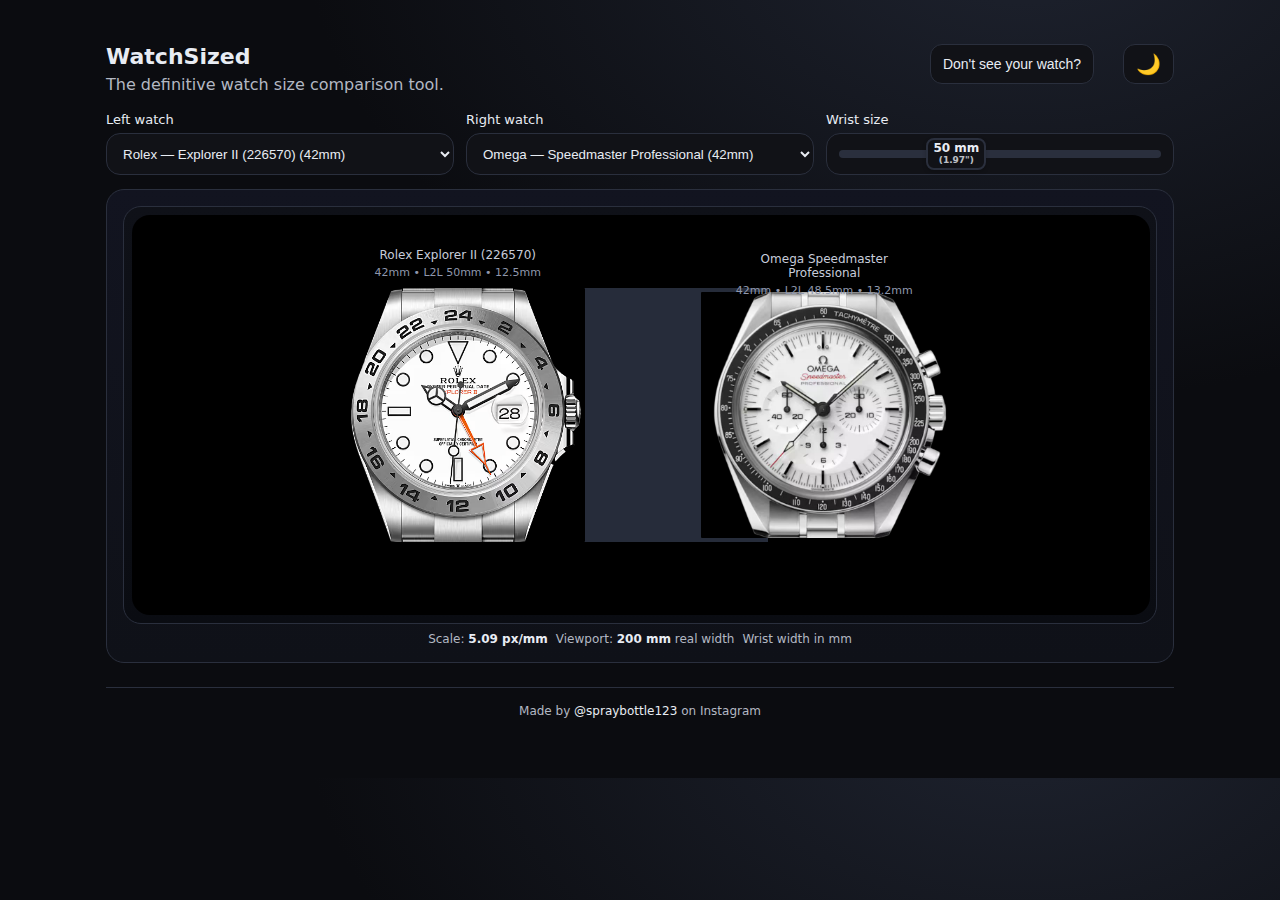
<file: index.html>
<!doctype html>
<html lang="en" data-theme="dark">
<head>
  <meta charset="utf-8" />
  <meta name="google-site-verification" content="8twWGDT_oCz2ZhTgjE2Nnn42nhzt4NSiapt8GWM2vzw" />
  <meta name="viewport" content="width=device-width,initial-scale=1" />
  <!-- Canonical -->
  <link rel="canonical" href="https://www.watchsized.online/" />

  <!-- Google verification (already present) -->
  <meta name="google-site-verification" content="8twWGDT_oCz2ZhTgjE2Nnn42nhzt4NSiapt8GWM2vzw" />

  <title>WatchSized - True to Scale Watch Comparison</title>

  <!-- SEO Meta Tags -->
  <meta name="description" content="Compare watches true-to-scale on your wrist. Visualize how Rolex, Omega, Tudor, Patek Philippe, AP, and more look side-by-side with accurate sizing for your wrist width.">
  <meta name="keywords" content="watch size comparison, watch sizing tool, wrist size calculator, rolex size, omega size, patek philippe, audemars piguet, tudor, omega speedmaster, watch visualizer, compare watches, true to scale">
  <meta name="author" content="@spraybottle123">

  <!-- Open Graph Tags -->
  <meta property="og:title" content="WatchSized - True-to-Scale Watch Comparison Tool">
  <meta property="og:description" content="Compare watches true-to-scale on your wrist. Visualize how Rolex, Omega, Tudor, and more look side-by-side with accurate sizing.">
  <meta property="og:image" content="https://www.watchsized.online/preview.png">
  <meta property="og:url" content="https://www.watchsized.online/">
  <meta property="og:type" content="website">

  <!-- Twitter Card -->
  <meta name="twitter:card" content="summary_large_image">
  <meta name="twitter:title" content="WatchSized - True-to-Scale Watch Comparison">
  <meta name="twitter:description" content="Compare watches true-to-scale on your wrist. Visualize Rolex, Omega, Tudor, Patek, and more.">
  <meta name="twitter:image" content="https://www.watchsized.online/preview.png">
  
  <!-- Structured Data (JSON-LD) -->
  <script type="application/ld+json">
  {
    "@context": "https://schema.org",
    "@type": "WebApplication",
    "name": "WatchSized",
    "url": "https://watchsized.online",
    "description": "True-to-scale watch comparison tool. Compare watches on your wrist.",
    "applicationCategory": "UtilityApplication",
    "operatingSystem": "Any",
    "offers": {
      "@type": "Offer",
      "price": "0",
      "priceCurrency": "USD"
    },
    "author": {
      "@type": "Person",
      "name": "spraybottle123"
    }
  }
  </script>
  <style>
    /* Dark Theme (Default) */
    :root[data-theme="dark"] {
      --bg: #0b0c10;
      --card: #111217;
      --muted: #b3b8c3;
      --ink: #e8ecf3;
      --wrist: #262c3a;
      --warn: #ffcc88;
      --border: #2a2f3d;
      --watch-border: rgba(42, 47, 61, 0.5);
      --watch-error: #b7becf;
      --container-bg: #000000;
      --stage-bg-start: #0f1118;
      --stage-bg-end: #0a0c12;
      --card-bg-start: #121420;
      --card-bg-end: #0f1118;
      --body-gradient-start: #1b1f2a;
      --body-gradient-end: #0b0c10;
      --info-name: #c7ccda;
      --info-spec: #8f97ac;
    }

    /* Light Theme */
    :root[data-theme="light"] {
      --bg: #f8f9fa;
      --card: #ffffff;
      --muted: #6c757d;
      --ink: #212529;
      --wrist: #e9ecef;
      --warn: #d97706;
      --border: #dee2e6;
      --watch-border: rgba(222, 226, 230, 0.8);
      --watch-error: #adb5bd;
      --container-bg: #f8f9fa;
      --stage-bg-start: #ffffff;
      --stage-bg-end: #f8f9fa;
      --card-bg-start: #ffffff;
      --card-bg-end: #f8f9fa;
      --body-gradient-start: #e9ecef;
      --body-gradient-end: #f8f9fa;
      --info-name: #495057;
      --info-spec: #6c757d;
    }

    * { box-sizing: border-box; }
    
    body { 
      margin: 0; 
      font-family: ui-sans-serif, system-ui, -apple-system, Segoe UI, Roboto, "Helvetica Neue", Arial; 
      background: radial-gradient(1200px 800px at 80% -10%, var(--body-gradient-start) 10%, var(--body-gradient-end) 60%); 
      color: var(--ink);
      transition: background 0.3s ease, color 0.3s ease;
    }
    
    .wrap { 
      max-width: 1100px; 
      margin: 28px auto; 
      padding: 16px; 
      position: relative;
    }
    
    h1 { 
      font-size: 22px; 
      margin: 0 0 6px; 
    }
    
    p.help { 
      color: var(--muted); 
      margin: 0 0 18px; 
    }
    
    .grid { 
      display: grid; 
      gap: 12px; 
      grid-template-columns: 1fr; 
    }
    
    @media (min-width: 900px) { 
      .grid { 
        grid-template-columns: 1fr 1fr 1fr; 
      } 
    }
    
    label { 
      font-size: 13px; 
      display: flex; 
      flex-direction: column; 
      gap: 6px; 
    }
    
    select { 
      background: var(--card); 
      color: var(--ink); 
      border: 1px solid var(--border); 
      border-radius: 14px; 
      padding: 10px 12px;
      min-height: 42px;
      transition: background 0.3s ease, border 0.3s ease;
    }
    
    .card { 
      background: linear-gradient(180deg, var(--card-bg-start), var(--card-bg-end)); 
      border: 1px solid var(--border); 
      border-radius: 18px; 
      padding: 16px;
      transition: background 0.3s ease, border 0.3s ease;
    }
    
    .stage { 
      background: linear-gradient(180deg, var(--stage-bg-start), var(--stage-bg-end)); 
      border: 1px solid var(--border); 
      border-radius: 18px; 
      padding: 8px; 
      display: grid; 
      place-items: center; 
      min-height: 320px;
      transition: background 0.3s ease, border 0.3s ease;
    }

    /* Wrist slider box (outer container like dropdowns) */
    .wrist-slider-box {
      position: relative;
      background: var(--card);
      border: 1px solid var(--border);
      border-radius: 14px;
      padding: 10px 12px;
      min-height: 42px;
      display: flex;
      align-items: center;
      transition: background 0.3s ease, border 0.3s ease;
    }

    /* The actual slider track (smaller, inside the box) */
    input[type="range"] {
      width: 100%;
      height: 8px;
      background: var(--border);
      border-radius: 4px;
      outline: none;
      -webkit-appearance: none;
      appearance: none;
      position: relative;
      border: none;
      padding: 0;
      margin: 0;
      cursor: pointer;
    }

    /* Slider thumb (the circle you drag) */
    input[type="range"]::-webkit-slider-thumb {
      -webkit-appearance: none;
      appearance: none;
      width: 60px;
      height: 32px;
      background: var(--card);
      border: 2px solid var(--border);
      border-radius: 8px;
      cursor: grab;
      transition: all 0.2s ease;
      position: relative;
      z-index: 3;
      box-shadow: 0 2px 4px rgba(0, 0, 0, 0.2);
    }

    input[type="range"]::-webkit-slider-thumb:hover {
      transform: scale(1.05);
      border-color: var(--ink);
    }

    input[type="range"]::-webkit-slider-thumb:active {
      cursor: grabbing;
      transform: scale(1.02);
    }

    input[type="range"]::-moz-range-thumb {
      width: 60px;
      height: 32px;
      background: var(--card);
      border: 2px solid var(--border);
      border-radius: 8px;
      cursor: grab;
      transition: all 0.2s ease;
      box-shadow: 0 2px 4px rgba(0, 0, 0, 0.2);
    }

    input[type="range"]::-moz-range-thumb:hover {
      transform: scale(1.05);
      border-color: var(--ink);
    }

    input[type="range"]::-moz-range-thumb:active {
      cursor: grabbing;
      transform: scale(1.02);
    }

    /* Text value displayed on the slider thumb */
    .wrist-value-display {
      position: absolute;
      left: 12px;
      top: 50%;
      transform: translateY(-50%);
      font-size: 11px;
      color: var(--ink);
      font-weight: 600;
      pointer-events: none;
      white-space: nowrap;
      z-index: 4;
      display: flex;
      flex-direction: column;
      align-items: center;
      justify-content: center;
      line-height: 1.2;
      transition: none;
      width: 60px;
      text-align: center;
    }
    
    .wrist-value-display .mm {
      font-size: 12px;
      font-weight: 700;
    }
    
    .wrist-value-display .inches {
      font-size: 9px;
      opacity: 0.8;
    }
    
    .legend { 
      display: flex; 
      gap: 8px; 
      flex-wrap: wrap; 
      justify-content: center; 
      margin-top: 8px; 
      color: var(--muted); 
      font-size: 12px;
      transition: color 0.3s ease;
    }
    
    .legend b { 
      color: var(--ink);
      transition: color 0.3s ease;
    }
    
    .meta { 
      font-size: 12px; 
      color: var(--muted);
      transition: color 0.3s ease;
    }
    
    .warn { 
      color: var(--warn); 
      font-size: 12px;
      transition: color 0.3s ease;
    }

    /* Request box next to theme toggle */
    .request-box {
      position: absolute;
      top: 16px;
      right: 96px;
      background: var(--card);
      border: 1px solid var(--border);
      color: var(--ink);
      padding: 8px 12px;
      border-radius: 12px;
      font-size: 14px;
      cursor: pointer;
      display: inline-flex;
      align-items: center;
      height: 40px;
      transition: all 0.3s ease;
      text-decoration: none;
      white-space: nowrap;
      z-index: 40;
    }
    
    .request-box:hover {
      transform: scale(1.05);
      color: var(--warn);
      border-color: var(--ink);
    }

    /* Theme Toggle Button */
    .theme-toggle {
      position: absolute;
      top: 16px;
      right: 16px;
      background: var(--card);
      border: 1px solid var(--border);
      border-radius: 12px;
      padding: 8px 12px;
      cursor: pointer;
      font-size: 20px;
      transition: all 0.3s ease;
      display: flex;
      align-items: center;
      gap: 6px;
      height: 40px;
    }

    .theme-toggle:hover {
      transform: scale(1.05);
      border-color: var(--ink);
    }

    .theme-icon {
      display: inline-block;
      transition: transform 0.3s ease;
    }

    .theme-toggle:hover .theme-icon {
      transform: rotate(20deg);
    }

    /* Footer styling */
    footer {
      margin-top: 24px;
      text-align: center;
      padding: 16px;
      border-top: 1px solid var(--border);
      transition: border-color 0.3s ease;
    }

    footer a {
      color: var(--ink);
      text-decoration: none;
      font-weight: 500;
      transition: color 0.3s ease, transform 0.2s ease;
      display: inline-block;
    }

    footer a:hover {
      color: var(--warn);
      transform: translateY(-1px);
    }

    /* Mobile Responsiveness */
    @media (max-width: 600px) {
      .wrap {
        padding: 12px;
        margin: 16px auto;
      }

      h1 {
        font-size: 20px;
      }

      .request-box {
        top: 8px;
        right: 72px;
        font-size: 12px;
        padding: 6px 10px;
        height: 36px;
      }

      .theme-toggle {
        padding: 6px 10px;
        font-size: 18px;
        top: 8px;
        right: 8px;
        height: 36px;
      }

      .stage {
        min-height: 280px;
        padding: 4px;
      }

      .legend {
        font-size: 10px;
        gap: 6px;
      }

      select {
        padding: 8px 10px;
        font-size: 14px;
      }

      .grid {
        gap: 10px;
      }

      footer {
        padding: 12px;
        font-size: 11px;
      }

      .wrist-slider-box {
        padding: 8px 10px;
        min-height: 40px;
      }
      
      .wrist-value-display {
        font-size: 10px;
      }
      
      .wrist-value-display .mm {
        font-size: 11px;
      }
      
      .wrist-value-display .inches {
        font-size: 8px;
      }
      
      input[type="range"]::-webkit-slider-thumb {
        width: 60px;
        height: 32px;
      }
      
      input[type="range"]::-moz-range-thumb {
        width: 60px;
        height: 32px;
      }
    }

    /* Extra small phones */
    @media (max-width: 400px) {
      .wrap {
        padding: 8px;
      }

      h1 {
        font-size: 18px;
      }

      .stage {
        min-height: 240px;
      }
    }
  </style>
</head>
<body>
  <div class="wrap">
    <button class="theme-toggle" id="themeToggle" aria-label="Toggle theme">
      <span class="theme-icon" id="themeIcon">🌙</span>
    </button>

    <button class="request-box" id="requestBox" aria-label="Request a watch">
      Don't see your watch?
    </button>

    <h1>WatchSized</h1>
    <p class="help">The definitive watch size comparison tool.</p>

    <div class="grid">
      <label>
        Left watch
        <select id="leftSelect"></select>
      </label>
      <label>
        Right watch
        <select id="rightSelect"></select>
      </label>
      <label>
        Wrist size
        <div class="wrist-slider-box">
          <input type="range" id="wristInput" min="40" max="70" step="1" value="50" />
          <div class="wrist-value-display" id="wristDisplay">
            <span class="mm">50 mm</span>
            <span class="inches">(1.97")</span>
          </div>
        </div>
      </label>
    </div>

    <div class="card" style="margin-top:14px;">
      <div id="stage" class="stage"></div>
      <div class="legend">
        <span>Scale: <b><span id="scalePx">—</span> px/mm</b></span>
        <span>Viewport: <b>200 mm</b> real width</span>
        <span>Wrist width in mm</span>
      </div>
    </div>

    <footer style="text-align: center;">
      <p class="meta" style="margin: 0; text-align: center;">
        Made by <a href="https://www.instagram.com/spraybottle123/" target="_blank" rel="noopener noreferrer">@spraybottle123</a> on Instagram
      </p>
    </footer>

  </div>

  <script>
    // --- Helper: Get CSS variable value ---
    function getColor(varName) {
      return getComputedStyle(document.documentElement)
        .getPropertyValue(varName)
        .trim();
    }

    // Convert mm to inches (for display)
    const mmToIn = (mm) => (mm/25.4).toFixed(2);

    // Update slider position and display
    function updateSliderDisplay() {
      const wristInput = document.getElementById('wristInput');
      const wristDisplay = document.getElementById('wristDisplay');
      
      if (!wristInput || !wristDisplay) return;
      
      const min = parseInt(wristInput.min, 10);
      const max = parseInt(wristInput.max, 10);
      const val = parseInt(wristInput.value, 10);
      
      // Update text in the stacked display
      const mmSpan = wristDisplay.querySelector('.mm');
      const inchesSpan = wristDisplay.querySelector('.inches');
      if (mmSpan) mmSpan.textContent = `${val} mm`;
      if (inchesSpan) inchesSpan.textContent = `(${mmToIn(val)}")`;
      
      // Calculate percentage for slider background
      const percentage = ((val - min) / (max - min)) * 100;
      
      // Position the text display on the thumb
      const sliderWidth = wristInput.offsetWidth;
      const thumbWidth = 60;
      const offset = (percentage / 100) * (sliderWidth - thumbWidth) + 12; // +12 for container padding
      
      wristDisplay.style.left = `${offset}px`;
      
      // Update slider background gradient with theme colors instead of orange
      wristInput.style.background = `linear-gradient(to right, var(--border) 0%, var(--border) ${percentage}%, var(--border) ${percentage}%, var(--border) 100%)`;
    }

    // --- Theme Management ---
    const html = document.documentElement;
    const themeToggle = document.getElementById('themeToggle');
    const themeIcon = document.getElementById('themeIcon');

    // Load saved theme or default to dark
    const savedTheme = localStorage.getItem('theme') || 'dark';
    html.setAttribute('data-theme', savedTheme);
    themeIcon.textContent = savedTheme === 'dark' ? '🌙' : '☀️';

    // Toggle theme
    themeToggle.addEventListener('click', () => {
      const currentTheme = html.getAttribute('data-theme');
      const newTheme = currentTheme === 'dark' ? 'light' : 'dark';
      
      html.setAttribute('data-theme', newTheme);
      localStorage.setItem('theme', newTheme);
      themeIcon.textContent = newTheme === 'dark' ? '🌙' : '☀️';
      
      // Re-render to update dynamic colors
      render();
    });
    
    // Request box behavior
    const requestBox = document.getElementById('requestBox');
    const formUrl = 'https://docs.google.com/forms/d/e/1FAIpQLSd3f9YDYPTN9tm9t6k95sJL1jIQgCmp-1iMhIazfrWkmHoKag/viewform?usp=sharing&ouid=112511788074975319696';

    requestBox.addEventListener('click', ()=>{
      window.open(formUrl, '_blank', 'noopener,noreferrer');
    });

    // --- Data and constants ---
    let DATA = [];

    // Fallback watch data if no CSV is loaded
    const FALLBACK = [
      { id:'explorer2-226570', brand:'Rolex', model:'Explorer II (226570)', reference:'226570', diameter_mm:42, l2l_mm:50, thickness_mm:12.5, lug_mm:21 },
      { id:'speedy-pro',       brand:'Omega', model:'Speedmaster Professional', reference:'310.30.42.50.01.002', diameter_mm:42, l2l_mm:48.5, thickness_mm:13.2, lug_mm:20 },
      { id:'bb54',             brand:'Tudor', model:'Black Bay 54', reference:'79000', diameter_mm:37, l2l_mm:46, thickness_mm:11.2, lug_mm:20 },
      { id:'santos-medium',    brand:'Cartier', model:'Santos Medium', reference:'WSSA0029', diameter_mm:35, l2l_mm:42, thickness_mm:8.8, lug_mm:20 },
    ];

    // --- DOM element references ---
    const leftSel   = document.getElementById('leftSelect');
    const rightSel  = document.getElementById('rightSelect');
    const wristIn   = document.getElementById('wristInput');
    const stage     = document.getElementById('stage');
    const scalePxEl = document.getElementById('scalePx');

    // --- Normalize CSV/JSON row to watch object ---
    function normalizeRow(r){
      const id = (r.id && String(r.id)) || `${(r.brand||'').toLowerCase()}-${(r.model||'').toLowerCase().replace(/\s+/g,'-')}`;
      const num = (v) => (v===undefined||v===null||v==='') ? null : Number(v);
      const imageUrl = (r.image || '').trim();
      return {
        id,
        brand: r.brand || '',
        model: r.model || '',
        reference: r.reference || '',
        image: imageUrl,
        diameter_mm: num(r.diameter_mm ?? r.diameter ?? r.case_diameter_mm),
        l2l_mm:      num(r.l2l_mm ?? r.lug_to_lug_mm ?? r.lug_to_lug),
        thickness_mm:num(r.thickness_mm ?? r.thickness),
        lug_mm:      num(r.lug_mm ?? r.lug_width_mm ?? r.lug_width),
      };
    }

    // --- Populate dropdowns with watch data ---
    function populateSelects(data){
      const opts = data.map(w => ({ value:w.id, label:`${w.brand} — ${w.model}${w.diameter_mm?` (${w.diameter_mm}mm)`:''}` }));
      for(const sel of [leftSel,rightSel]){
        sel.innerHTML = '';
        for(const o of opts){
          const opt = document.createElement('option');
          opt.value=o.value;
          opt.textContent=o.label;
          sel.appendChild(opt);
        }
      }
      if(data[0]) leftSel.value = data[0].id;
      if(data[1]) rightSel.value = data[1].id;
    }

    // --- Simple CSV parser ---
    function parseCSV(text){
      const rows=[]; let i=0, field='', row=[], inQ=false;
      const pushF=()=>{ row.push(field); field=''; };
      const pushR=()=>{ rows.push(row); row=[]; };
      while(i<text.length){
        const c=text[i];
        if(inQ){
          if(c==='"'){ if(text[i+1]==='"'){ field+='"'; i++; } else { inQ=false; } }
          else field+=c;
        } else {
          if(c==='"') inQ=true;
          else if(c===',') pushF();
          else if(c=='\n' || c=='\r'){ if(c=='\r' && text[i+1]=='\n') i++; pushF(); pushR(); }
          else field+=c;
        }
        i++;
      }
      pushF(); if(row.length) pushR();
      if(!rows.length) return [];
      const headers = rows[0].map(h=>h.trim());
      return rows.slice(1).filter(r=>r.length>1).map(r=>{
        const obj={}; for(let j=0;j<headers.length;j++) obj[headers[j]]=(r[j]||'').trim(); return obj;
      });
    }

    // --- Try to auto-load watches.csv or watches.json ---
    async function tryAutoLoad(){
      if(location.protocol==='file:') return null;
      try{
        const res = await fetch('watches.csv');
        if(res.ok){
          const text = await res.text();
          const rows = parseCSV(text).map(normalizeRow).filter(v=>v.diameter_mm && v.l2l_mm);
          if(rows.length) return rows;
        }
      }catch(e){}
      try{
        const res = await fetch('watches.json');
        if(res.ok){
          const json = await res.json();
          const rows = json.map(normalizeRow).filter(v=>v.diameter_mm && v.l2l_mm);
          if(rows.length) return rows;
        }
      }catch(e){}
      return null;
    }

    // --- Draw a single watch at (x, y) ---
    function drawWatch(container, w, pxPerMm, x, y){
      const caseW = w.l2l_mm * pxPerMm;
      const caseH = w.diameter_mm * pxPerMm;
      const squareSize = Math.max(caseH, caseW);
      
      const watchDiv = document.createElement('div');
      watchDiv.style.position = 'absolute';
      watchDiv.style.left = `${x-squareSize/2}px`;
      watchDiv.style.top = `${y-squareSize/2}px`;
      watchDiv.style.width = `${squareSize}px`;
      watchDiv.style.height = `${squareSize}px`;
      watchDiv.style.borderRadius = '1px';
      watchDiv.style.overflow = 'hidden';
      watchDiv.style.backgroundColor = 'transparent';
      watchDiv.style.border = 'none';
      
      // Add image if available
      if(w.image){
        const img = document.createElement('img');
        img.src = w.image;
        img.style.position = 'absolute';
        img.style.top = '0';
        img.style.left = '0';
        img.style.width = '100%';
        img.style.height = '100%';
        img.style.objectFit = 'contain';
        img.style.objectPosition = 'center';
        img.style.pointerEvents = 'none';
        img.onerror = () => {
          img.remove();
          watchDiv.style.backgroundColor = getColor('--watch-error');
          console.error('Failed to load image:', w.image);
        };
        watchDiv.appendChild(img);
      }
      
      container.appendChild(watchDiv);
      
      // Add watch info text
      const infoDiv = document.createElement('div');
      infoDiv.style.position = 'absolute';
      infoDiv.style.width = '200px';
      infoDiv.style.left = `${x-100}px`;
      infoDiv.style.top = `${y-caseW/2-40}px`;
      infoDiv.style.textAlign = 'center';
      
      const nameText = document.createElement('div');
      nameText.style.color = getColor('--info-name');
      nameText.style.fontSize = window.innerWidth < 600 ? '9px' : '12px';
      nameText.textContent = `${w.brand} ${w.model}`;
      
      const specText = document.createElement('div');
      specText.style.color = getColor('--info-spec');
      specText.style.fontSize = window.innerWidth < 600 ? '8px' : '11px';
      specText.style.marginTop = '4px';
      specText.textContent = `${w.diameter_mm}mm • L2L ${w.l2l_mm}mm • ${w.thickness_mm??'—'}mm`;
      
      infoDiv.appendChild(nameText);
      infoDiv.appendChild(specText);
      container.appendChild(infoDiv);
    }

    // --- Main render function ---
    function render(){
      while (stage.firstChild) {
        stage.removeChild(stage.firstChild);
      }
      if(!DATA.length){ 
        stage.innerHTML = '<div class="meta">No watches loaded yet.</div>'; 
        return; 
      }
      
      const rect = stage.getBoundingClientRect();
      const canvasW = Math.max(320, Math.floor(rect.width-16));
      const canvasH = window.innerWidth < 600 ? 280 : 400;
      const viewportMm = 200;
      const pxPerMm = canvasW / viewportMm;
      scalePxEl.textContent = pxPerMm.toFixed(2);
      
      const container = document.createElement('div');
      container.style.position = 'relative';
      container.style.width = `${canvasW}px`;
      container.style.height = `${canvasH}px`;
      container.style.background = getColor('--container-bg');
      container.style.borderRadius = '18px';
      
      const cx = canvasW/2, cy = canvasH/2;
      
      // Wrist rectangle
      const wristWidth = parseInt(wristIn.value, 10);
      const wristWidthPx = wristWidth * pxPerMm;
      const wristHeightPx = wristWidthPx;
      
      const wrist = document.createElement('div');
      wrist.style.position = 'absolute';
      wrist.style.left = `${cx - wristWidthPx/2}px`;
      wrist.style.top = `${cy - wristHeightPx/2}px`;
      wrist.style.width = `${wristWidthPx}px`;
      wrist.style.height = `${wristHeightPx}px`;
      wrist.style.backgroundColor = getColor('--wrist');
      wrist.style.transition = 'all 0.1s ease-out';
      container.appendChild(wrist);
      
      // Draw watches
      const left = DATA.find(d=>d.id===leftSel.value) || DATA[0];
      const right = DATA.find(d=>d.id===rightSel.value) || DATA[1] || DATA[0];
      const gap = Math.min(200, canvasW*0.18);
      
      drawWatch(container, left, pxPerMm, cx-gap, cy);
      drawWatch(container, right, pxPerMm, cx+gap, cy);
      
      stage.appendChild(container);
    }

    // --- Event listeners ---
    leftSel.addEventListener('change', render);
    rightSel.addEventListener('change', render);
    wristIn.addEventListener('input', () => {
      updateSliderDisplay();
      render();
    });
    
    window.addEventListener('resize', () => {
      updateSliderDisplay();
      render();
    });

    // --- Initial load ---
    (async function init(){
      const served = await tryAutoLoad();
      DATA = (served && served.length) ? served : FALLBACK;
      populateSelects(DATA);
      updateSliderDisplay();
      render();
    })();
  </script>
<script async defer data-domain="www.watchsized.online" src="https://analytics.vercel-insights.com/script.js"></script>
</body>
</html>
</file>
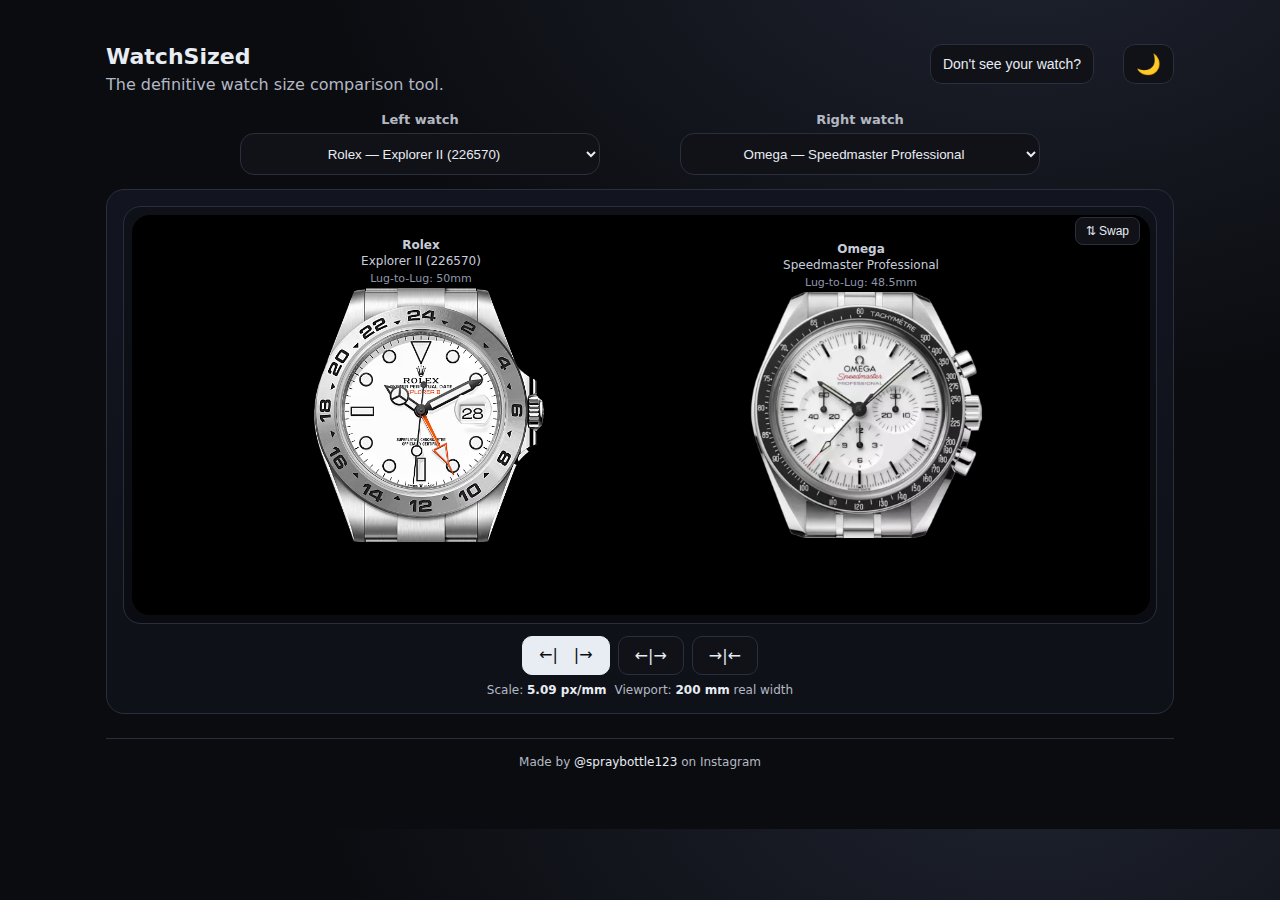
<file: index-old.html>
<!doctype html>
<html lang="en" data-theme="dark">
<head>
  <meta charset="utf-8" />
  <meta name="google-site-verification" content="8twWGDT_oCz2ZhTgjE2Nnn42nhzt4NSiapt8GWM2vzw" />
  <meta name="viewport" content="width=device-width,initial-scale=1" />
  <!-- Canonical -->
  <link rel="canonical" href="https://www.watchsized.online/" />

  <!-- Google verification (already present) -->
  <meta name="google-site-verification" content="8twWGDT_oCz2ZhTgjE2Nnn42nhzt4NSiapt8GWM2vzw" />

  <title>WatchSized - True to Scale Watch Comparison</title>

  <!-- SEO Meta Tags -->
  <meta name="description" content="Compare watches true-to-scale on your wrist. Visualize how Rolex, Omega, Tudor, Patek Philippe, AP, and more look side-by-side with accurate sizing for your wrist width.">
  <meta name="keywords" content="watch size comparison, watch sizing tool, wrist size calculator, rolex size, omega size, patek philippe, audemars piguet, tudor, omega speedmaster, watch visualizer, compare watches, true to scale">
  <meta name="author" content="@spraybottle123">

  <!-- Open Graph Tags -->
  <meta property="og:title" content="WatchSized - True-to-Scale Watch Comparison Tool">
  <meta property="og:description" content="Compare watches true-to-scale on your wrist. Visualize how Rolex, Omega, Tudor, and more look side-by-side with accurate sizing.">
  <meta property="og:image" content="https://www.watchsized.online/preview.png">
  <meta property="og:url" content="https://www.watchsized.online/">
  <meta property="og:type" content="website">

  <!-- Twitter Card -->
  <meta name="twitter:card" content="summary_large_image">
  <meta name="twitter:title" content="WatchSized - True-to-Scale Watch Comparison">
  <meta name="twitter:description" content="Compare watches true-to-scale on your wrist. Visualize Rolex, Omega, Tudor, Patek, and more.">
  <meta name="twitter:image" content="https://www.watchsized.online/preview.png">
  
  <!-- Structured Data (JSON-LD) -->
  <script type="application/ld+json">
  {
    "@context": "https://schema.org",
    "@type": "WebApplication",
    "name": "WatchSized",
    "url": "https://watchsized.online",
    "description": "True-to-scale watch comparison tool. Compare watches on your wrist.",
    "applicationCategory": "UtilityApplication",
    "operatingSystem": "Any",
    "offers": {
      "@type": "Offer",
      "price": "0",
      "priceCurrency": "USD"
    },
    "author": {
      "@type": "Person",
      "name": "spraybottle123"
    }
  }
  </script>
  <style>
    /* Dark Theme (Default) */
    :root[data-theme="dark"] {
      --bg: #0b0c10;
      --card: #111217;
      --muted: #b3b8c3;
      --ink: #e8ecf3;
      --wrist: #262c3a;
      --warn: #ffcc88;
      --border: #2a2f3d;
      --watch-border: rgba(42, 47, 61, 0.5);
      --watch-error: #b7becf;
      --container-bg: #000000;
      --stage-bg-start: #0f1118;
      --stage-bg-end: #0a0c12;
      --card-bg-start: #121420;
      --card-bg-end: #0f1118;
      --body-gradient-start: #1b1f2a;
      --body-gradient-end: #0b0c10;
      --info-name: #c7ccda;
      --info-spec: #8f97ac;
    }

    /* Light Theme */
    :root[data-theme="light"] {
      --bg: #f8f9fa;
      --card: #ffffff;
      --muted: #6c757d;
      --ink: #212529;
      --wrist: #e9ecef;
      --warn: #d97706;
      --border: #dee2e6;
      --watch-border: rgba(222, 226, 230, 0.8);
      --watch-error: #adb5bd;
      --container-bg: #f8f9fa;
      --stage-bg-start: #ffffff;
      --stage-bg-end: #f8f9fa;
      --card-bg-start: #ffffff;
      --card-bg-end: #f8f9fa;
      --body-gradient-start: #e9ecef;
      --body-gradient-end: #f8f9fa;
      --info-name: #495057;
      --info-spec: #6c757d;
    }

    * { box-sizing: border-box; }
    
    body { 
      margin: 0; 
      font-family: ui-sans-serif, system-ui, -apple-system, Segoe UI, Roboto, "Helvetica Neue", Arial; 
      background: radial-gradient(1200px 800px at 80% -10%, var(--body-gradient-start) 10%, var(--body-gradient-end) 60%); 
      color: var(--ink);
      transition: background 0.3s ease, color 0.3s ease;
    }
    
    .wrap { 
      max-width: 1100px; 
      margin: 28px auto; 
      padding: 16px; 
      position: relative;
    }
    
    h1 { 
      font-size: 22px; 
      margin: 0 0 6px; 
    }
    
    p.help { 
      color: var(--muted); 
      margin: 0 0 18px; 
    }
    
    .grid { 
      display: grid; 
      gap: 12px; 
      grid-template-columns: 1fr; 
    }
    
    @media (min-width: 900px) { 
      .grid { 
        grid-template-columns: 1fr 1fr;
        max-width: 800px;
        margin: 0 auto;
        gap: 80px;
      }
      
      select {
        text-align: center;
      }
    }
    
    label { 
      font-size: 13px; 
      display: flex; 
      flex-direction: column; 
      gap: 6px;
      text-align: center;
      font-weight: 600;
      color: var(--muted);
    }
    
    select { 
      background: var(--card); 
      color: var(--ink); 
      border: 1px solid var(--border); 
      border-radius: 14px; 
      padding: 10px 12px;
      min-height: 42px;
      transition: all 0.3s ease;
      cursor: pointer;
    }
    
    select:hover {
      transform: scale(1.05);
      border-color: var(--ink);
      color: var(--warn);
    }
    
    .card { 
      background: linear-gradient(180deg, var(--card-bg-start), var(--card-bg-end)); 
      border: 1px solid var(--border); 
      border-radius: 18px; 
      padding: 16px;
      transition: background 0.3s ease, border 0.3s ease;
    }
    
    .stage { 
      position: relative;
      background: linear-gradient(180deg, var(--stage-bg-start), var(--stage-bg-end)); 
      border: 1px solid var(--border); 
      border-radius: 18px; 
      padding: 8px; 
      display: grid; 
      place-items: center; 
      min-height: 320px;
      transition: background 0.3s ease, border 0.3s ease;
    }
    
    /* View mode buttons */
    .view-buttons {
      display: flex;
      gap: 8px;
      justify-content: center;
      margin-top: 12px;
    }
    
    .view-btn {
      background: var(--card);
      color: var(--ink);
      border: 1px solid var(--border);
      border-radius: 10px;
      padding: 8px 16px;
      font-size: 16px;
      cursor: pointer;
      transition: all 0.3s ease;
      font-family: inherit;
      min-width: 50px;
    }
    
    .view-btn:hover {
      transform: scale(1.05);
      border-color: var(--ink);
      color: var(--warn);
    }
    
    .view-btn.active {
      background: var(--ink);
      color: var(--bg);
      border-color: var(--ink);
    }
    
    /* Swap button - positioned in viewport */
    .swap-btn {
      position: absolute;
      top: 10px;
      right: 16px;
      background: var(--card);
      color: var(--ink);
      border: 1px solid var(--border);
      border-radius: 8px;
      padding: 6px 10px;
      font-size: 12px;
      cursor: pointer;
      transition: all 0.3s ease;
      z-index: 100;
    }
    
    .swap-btn:hover {
      transform: scale(1.05);
      border-color: var(--ink);
      color: var(--warn);
    }
    
    .legend { 
      display: flex; 
      gap: 8px; 
      flex-wrap: wrap; 
      justify-content: center; 
      margin-top: 8px; 
      color: var(--muted); 
      font-size: 12px;
      transition: color 0.3s ease;
    }
    
    .legend b { 
      color: var(--ink);
      transition: color 0.3s ease;
    }
    
    .meta { 
      font-size: 12px; 
      color: var(--muted);
      transition: color 0.3s ease;
    }
    
    .warn { 
      color: var(--warn); 
      font-size: 12px;
      transition: color 0.3s ease;
    }

    /* Request box next to theme toggle */
    .request-box {
      position: absolute;
      top: 16px;
      right: 96px;
      background: var(--card);
      border: 1px solid var(--border);
      color: var(--ink);
      padding: 8px 12px;
      border-radius: 12px;
      font-size: 14px;
      cursor: pointer;
      display: inline-flex;
      align-items: center;
      height: 40px;
      transition: all 0.3s ease;
      text-decoration: none;
      white-space: nowrap;
      z-index: 40;
    }
    
    .request-box:hover {
      transform: scale(1.05);
      color: var(--warn);
      border-color: var(--ink);
    }

    /* Theme Toggle Button */
    .theme-toggle {
      position: absolute;
      top: 16px;
      right: 16px;
      background: var(--card);
      border: 1px solid var(--border);
      border-radius: 12px;
      padding: 8px 12px;
      cursor: pointer;
      font-size: 20px;
      transition: all 0.3s ease;
      display: flex;
      align-items: center;
      gap: 6px;
      height: 40px;
    }

    .theme-toggle:hover {
      transform: scale(1.05);
      border-color: var(--ink);
    }

    .theme-icon {
      display: inline-block;
      transition: transform 0.3s ease;
    }

    .theme-toggle:hover .theme-icon {
      transform: rotate(20deg);
    }

    /* Footer styling */
    footer {
      margin-top: 24px;
      text-align: center;
      padding: 16px;
      border-top: 1px solid var(--border);
      transition: border-color 0.3s ease;
    }

    footer a {
      color: var(--ink);
      text-decoration: none;
      font-weight: 500;
      transition: color 0.3s ease, transform 0.2s ease;
      display: inline-block;
    }

    footer a:hover {
      color: var(--warn);
      transform: translateY(-1px);
    }

    /* Mobile Responsiveness */
    @media (max-width: 600px) {
      .wrap {
        padding: 12px;
        margin: 16px auto;
      }

      h1 {
        font-size: 20px;
      }

      .request-box {
        top: 8px;
        right: 72px;
        font-size: 12px;
        padding: 6px 10px;
        height: 36px;
      }

      .theme-toggle {
        padding: 6px 10px;
        font-size: 18px;
        top: 8px;
        right: 8px;
        height: 36px;
      }

      .stage {
        min-height: 220px;
        padding: 4px;
      }

      .legend {
        font-size: 10px;
        gap: 6px;
      }

      select {
        padding: 8px 10px;
        font-size: 14px;
      }

      .grid {
        gap: 10px;
      }
      
      .view-btn {
        padding: 6px 12px;
        font-size: 14px;
        border-radius: 8px;
        min-width: 42px;
      }
      
      .view-buttons {
        gap: 6px;
        margin-top: 10px;
      }
      
      .swap-btn {
        padding: 5px 8px;
        font-size: 11px;
        border-radius: 6px;
        top: 8px;
        right: 12px;
      }

      footer {
        padding: 12px;
        font-size: 11px;
      }
    }

    /* Extra small phones */
    @media (max-width: 400px) {
      .wrap {
        padding: 8px;
      }

      h1 {
        font-size: 18px;
      }

      .stage {
        min-height: 240px;
      }
    }
  </style>
</head>
<body>
  <div class="wrap">
    <button class="theme-toggle" id="themeToggle" aria-label="Toggle theme">
      <span class="theme-icon" id="themeIcon">🌙</span>
    </button>

    <button class="request-box" id="requestBox" aria-label="Request a watch">
      Don't see your watch?
    </button>

    <h1>WatchSized</h1>
    <p class="help">The definitive watch size comparison tool.</p>

    <div class="grid">
      <label>
        Left watch
        <select id="leftSelect"></select>
      </label>
      <label>
        Right watch
        <select id="rightSelect"></select>
      </label>
    </div>

    <div class="card" style="margin-top:14px;">
      <div id="stage" class="stage">
        <button class="swap-btn" id="swapBtn">⇅ Swap</button>
      </div>
      <div class="view-buttons">
        <button class="view-btn active" data-view="side-by-side">←|　|→</button>
        <button class="view-btn" data-view="touching">←|→</button>
        <button class="view-btn" data-view="overlapped">→|←</button>
      </div>
      <div class="legend">
        <span>Scale: <b><span id="scalePx">—</span> px/mm</b></span>
        <span>Viewport: <b>200 mm</b> real width</span>
      </div>
    </div>

    <footer style="text-align: center;">
      <p class="meta" style="margin: 0; text-align: center;">
        Made by <a href="https://www.instagram.com/spraybottle123/" target="_blank" rel="noopener noreferrer">@spraybottle123</a> on Instagram
      </p>
    </footer>

  </div>

  <script>
    // --- Helper: Get CSS variable value ---
    function getColor(varName) {
      return getComputedStyle(document.documentElement)
        .getPropertyValue(varName)
        .trim();
    }

    // --- Theme Management ---
    const html = document.documentElement;
    const themeToggle = document.getElementById('themeToggle');
    const themeIcon = document.getElementById('themeIcon');

    // Load saved theme or default to dark
    const savedTheme = localStorage.getItem('theme') || 'dark';
    html.setAttribute('data-theme', savedTheme);
    themeIcon.textContent = savedTheme === 'dark' ? '🌙' : '☀️';

    // Toggle theme
    themeToggle.addEventListener('click', () => {
      const currentTheme = html.getAttribute('data-theme');
      const newTheme = currentTheme === 'dark' ? 'light' : 'dark';
      
      html.setAttribute('data-theme', newTheme);
      localStorage.setItem('theme', newTheme);
      themeIcon.textContent = newTheme === 'dark' ? '🌙' : '☀️';
      
      // Re-render to update dynamic colors
      render();
    });
    
    // --- View Mode Management ---
    let currentViewMode = 'side-by-side';
    
    const viewButtons = document.querySelectorAll('.view-btn');
    const swapBtn = document.getElementById('swapBtn');
    
    viewButtons.forEach(btn => {
      btn.addEventListener('click', () => {
        viewButtons.forEach(b => b.classList.remove('active'));
        btn.classList.add('active');
        currentViewMode = btn.dataset.view;
        render();
      });
    });
    
    // Swap button swaps the dropdown selections
    swapBtn.addEventListener('click', () => {
      const leftValue = leftSel.value;
      const rightValue = rightSel.value;
      leftSel.value = rightValue;
      rightSel.value = leftValue;
      render();
    });
    
    // Request box behavior
    const requestBox = document.getElementById('requestBox');
    const formUrl = 'https://docs.google.com/forms/d/e/1FAIpQLSd3f9YDYPTN9tm9t6k95sJL1jIQgCmp-1iMhIazfrWkmHoKag/viewform?usp=sharing&ouid=112511788074975319696';

    requestBox.addEventListener('click', ()=>{
      window.open(formUrl, '_blank', 'noopener,noreferrer');
    });

    // --- Data and constants ---
    let DATA = [];

    // Fallback watch data if no CSV is loaded
    const FALLBACK = [
      { id:'explorer2-226570', brand:'Rolex', model:'Explorer II (226570)', reference:'226570', diameter_mm:42, l2l_mm:50, thickness_mm:12.5, lug_mm:21 },
      { id:'speedy-pro',       brand:'Omega', model:'Speedmaster Professional', reference:'310.30.42.50.01.002', diameter_mm:42, l2l_mm:48.5, thickness_mm:13.2, lug_mm:20 },
      { id:'bb54',             brand:'Tudor', model:'Black Bay 54', reference:'79000', diameter_mm:37, l2l_mm:46, thickness_mm:11.2, lug_mm:20 },
      { id:'santos-medium',    brand:'Cartier', model:'Santos Medium', reference:'WSSA0029', diameter_mm:35, l2l_mm:42, thickness_mm:8.8, lug_mm:20 },
    ];

    // --- DOM element references ---
    const leftSel   = document.getElementById('leftSelect');
    const rightSel  = document.getElementById('rightSelect');
    const stage     = document.getElementById('stage');
    const scalePxEl = document.getElementById('scalePx');

    // --- Normalize CSV/JSON row to watch object ---
    function normalizeRow(r){
      const id = (r.id && String(r.id)) || `${(r.brand||'').toLowerCase()}-${(r.model||'').toLowerCase().replace(/\s+/g,'-')}`;
      const num = (v) => (v===undefined||v===null||v==='') ? null : Number(v);
      const imageUrl = (r.image || '').trim();
      return {
        id,
        brand: r.brand || '',
        model: r.model || '',
        reference: r.reference || '',
        image: imageUrl,
        diameter_mm: num(r.diameter_mm ?? r.diameter ?? r.case_diameter_mm),
        l2l_mm:      num(r.l2l_mm ?? r.lug_to_lug_mm ?? r.lug_to_lug),
        thickness_mm:num(r.thickness_mm ?? r.thickness),
        lug_mm:      num(r.lug_mm ?? r.lug_width_mm ?? r.lug_width),
      };
    }

    // --- Populate dropdowns with watch data ---
    function populateSelects(data){
      const opts = data.map(w => ({ value:w.id, label:`${w.brand} — ${w.model}` }));
      for(const sel of [leftSel,rightSel]){
        sel.innerHTML = '';
        for(const o of opts){
          const opt = document.createElement('option');
          opt.value=o.value;
          opt.textContent=o.label;
          sel.appendChild(opt);
        }
      }
      if(data[0]) leftSel.value = data[0].id;
      if(data[1]) rightSel.value = data[1].id;
    }

    // --- Simple CSV parser ---
    function parseCSV(text){
      const rows=[]; let i=0, field='', row=[], inQ=false;
      const pushF=()=>{ row.push(field); field=''; };
      const pushR=()=>{ rows.push(row); row=[]; };
      while(i<text.length){
        const c=text[i];
        if(inQ){
          if(c==='"'){ if(text[i+1]==='"'){ field+='"'; i++; } else { inQ=false; } }
          else field+=c;
        } else {
          if(c==='"') inQ=true;
          else if(c===',') pushF();
          else if(c=='\n' || c=='\r'){ if(c=='\r' && text[i+1]=='\n') i++; pushF(); pushR(); }
          else field+=c;
        }
        i++;
      }
      pushF(); if(row.length) pushR();
      if(!rows.length) return [];
      const headers = rows[0].map(h=>h.trim());
      return rows.slice(1).filter(r=>r.length>1).map(r=>{
        const obj={}; for(let j=0;j<headers.length;j++) obj[headers[j]]=(r[j]||'').trim(); return obj;
      });
    }

    // --- Try to auto-load watches.csv or watches.json ---
    async function tryAutoLoad(){
      if(location.protocol==='file:') return null;
      try{
        const res = await fetch('watches.csv');
        if(res.ok){
          const text = await res.text();
          const rows = parseCSV(text).map(normalizeRow).filter(v=>v.diameter_mm && v.l2l_mm);
          if(rows.length) return rows;
        }
      }catch(e){}
      try{
        const res = await fetch('watches.json');
        if(res.ok){
          const json = await res.json();
          const rows = json.map(normalizeRow).filter(v=>v.diameter_mm && v.l2l_mm);
          if(rows.length) return rows;
        }
      }catch(e){}
      return null;
    }

    // --- Draw a single watch at (x, y) ---
    function drawWatch(container, w, pxPerMm, x, y, textPos = 'top', zIndex = 1, containerWidth = 0, opacity = 1.0, textX = null){
      const caseW = w.l2l_mm * pxPerMm;
      const caseH = w.l2l_mm * pxPerMm;
      const squareSize = Math.max(caseH, caseW);
      
      const watchDiv = document.createElement('div');
      watchDiv.style.position = 'absolute';
      watchDiv.style.left = `${x-squareSize/2}px`;
      watchDiv.style.top = `${y-squareSize/2}px`;
      watchDiv.style.width = `${squareSize}px`;
      watchDiv.style.height = `${squareSize}px`;
      watchDiv.style.borderRadius = '1px';
      watchDiv.style.overflow = 'hidden';
      watchDiv.style.backgroundColor = 'transparent';
      watchDiv.style.border = 'none';
      watchDiv.style.zIndex = zIndex;
      watchDiv.style.opacity = opacity;
      
      // Add image if available
      if(w.image){
        const img = document.createElement('img');
        img.src = w.image;
        img.style.position = 'absolute';
        img.style.top = '0';
        img.style.left = '0';
        img.style.width = '100%';
        img.style.height = '100%';
        img.style.objectFit = 'contain';
        img.style.objectPosition = 'center';
        img.style.pointerEvents = 'none';
        img.onerror = () => {
          img.remove();
          watchDiv.style.backgroundColor = getColor('--watch-error');
          console.error('Failed to load image:', w.image);
        };
        watchDiv.appendChild(img);
      }
      
      container.appendChild(watchDiv);
      
      // Add watch info text
      const infoDiv = document.createElement('div');
      infoDiv.style.position = 'absolute';
      infoDiv.style.width = '200px';
      infoDiv.style.zIndex = zIndex + 10;
      
      // Use textX if provided (for overlapped mode), otherwise use x
      const finalTextX = textX !== null ? textX : x;
      
      let textAlignment = 'center'; // default
      
      // Position text based on mode
      if (textPos === 'top') {
        infoDiv.style.left = `${finalTextX-100}px`;
        infoDiv.style.top = `${y-caseW/2-50}px`;
        textAlignment = 'center';
      } else if (textPos === 'overlapped-left') {
        // For overlapped mode - use default X positioning, side Y positioning, right-justified
        infoDiv.style.width = '120px';
        infoDiv.style.left = `${finalTextX-120}px`;
        infoDiv.style.top = `${y-30}px`;
        textAlignment = 'right';
      } else if (textPos === 'overlapped-right') {
        // For overlapped mode - use default X positioning, side Y positioning, left-justified
        infoDiv.style.width = '120px';
        infoDiv.style.left = `${finalTextX}px`;
        infoDiv.style.top = `${y-30}px`;
        textAlignment = 'left';
      } else if (textPos === 'left') {
        // For touching mode - right-justified text for LEFT watch
        infoDiv.style.width = '120px';
        infoDiv.style.right = `${containerWidth - x - 36}px`;
        infoDiv.style.top = `${y-caseW/2-50}px`;
        textAlignment = 'right';
      } else if (textPos === 'right') {
        // For touching mode - left-justified text for RIGHT watch
        infoDiv.style.width = '120px';
        infoDiv.style.left = `${x - 36}px`;
        infoDiv.style.top = `${y-caseW/2-50}px`;
        textAlignment = 'left';
      }
      
      const brandText = document.createElement('div');
      brandText.style.color = getColor('--info-name');
      brandText.style.fontSize = window.innerWidth < 600 ? '9px' : '12px';
      brandText.style.fontWeight = '600';
      brandText.style.textAlign = textAlignment;
      brandText.textContent = w.brand;
      
      const modelText = document.createElement('div');
      modelText.style.color = getColor('--info-name');
      modelText.style.fontSize = window.innerWidth < 600 ? '9px' : '12px';
      modelText.style.marginTop = '2px';
      modelText.style.textAlign = textAlignment;
      modelText.textContent = w.model;
      
      const specText = document.createElement('div');
      specText.style.color = getColor('--info-spec');
      specText.style.fontSize = window.innerWidth < 600 ? '8px' : '11px';
      specText.style.marginTop = '4px';
      specText.style.textAlign = textAlignment;
      specText.textContent = `Lug-to-Lug: ${w.l2l_mm}mm`;
      
      infoDiv.appendChild(brandText);
      infoDiv.appendChild(modelText);
      infoDiv.appendChild(specText);
      container.appendChild(infoDiv);
    }

    // --- Main render function ---
    function render(){
      // Remove all children except the swap button
      const swapBtn = document.getElementById('swapBtn');
      while (stage.firstChild) {
        if (stage.firstChild !== swapBtn) {
          stage.removeChild(stage.firstChild);
        } else {
          // If we hit the swap button, remove everything after it
          while (stage.children.length > 1) {
            stage.removeChild(stage.lastChild);
          }
          break;
        }
      }
      
      if(!DATA.length){ 
        const metaDiv = document.createElement('div');
        metaDiv.className = 'meta';
        metaDiv.textContent = 'No watches loaded yet.';
        stage.appendChild(metaDiv);
        return; 
      }
      
      const rect = stage.getBoundingClientRect();
      const canvasW = Math.max(320, Math.floor(rect.width-16));
      const canvasH = window.innerWidth < 600 ? 220 : 400;
      const viewportMm = 200;
      const pxPerMm = canvasW / viewportMm;
      scalePxEl.textContent = pxPerMm.toFixed(2);
      
      const container = document.createElement('div');
      container.style.position = 'relative';
      container.style.width = `${canvasW}px`;
      container.style.height = `${canvasH}px`;
      container.style.background = getColor('--container-bg');
      container.style.borderRadius = '18px';
      
      const cx = canvasW/2, cy = canvasH/2;
      
      // Get watches
      let leftWatch = DATA.find(d=>d.id===leftSel.value) || DATA[0];
      let rightWatch = DATA.find(d=>d.id===rightSel.value) || DATA[1] || DATA[0];
      
      // Draw watches based on view mode
      if (currentViewMode === 'side-by-side') {
        const gap = window.innerWidth < 600 ? Math.min(200, canvasW*0.18) : 220;
        drawWatch(container, leftWatch, pxPerMm, cx-gap, cy, 'top', 1, canvasW);
        drawWatch(container, rightWatch, pxPerMm, cx+gap, cy, 'top', 1, canvasW);
      } else if (currentViewMode === 'touching') {
        const leftSize = Math.max(leftWatch.l2l_mm, leftWatch.diameter_mm) * pxPerMm;
        const rightSize = Math.max(rightWatch.l2l_mm, rightWatch.diameter_mm) * pxPerMm;
        const totalWidth = (leftSize + rightSize) / 2;
        drawWatch(container, leftWatch, pxPerMm, cx - totalWidth / 2, cy, 'left', 1, canvasW);
        drawWatch(container, rightWatch, pxPerMm, cx + totalWidth / 2, cy, 'right', 1, canvasW);
      } else if (currentViewMode === 'overlapped') {
        const gap = window.innerWidth < 600 ? Math.min(200, canvasW*0.18) : 220;
        // Draw with opacity: back watch at 0.8, front watch at 1.0
        // Text positioned at side-by-side X coords but with left/right positioning
        drawWatch(container, leftWatch, pxPerMm, cx, cy, 'overlapped-left', 1, canvasW, 0.8, cx-gap);
        drawWatch(container, rightWatch, pxPerMm, cx, cy, 'overlapped-right', 2, canvasW, 1.0, cx+gap);
      }
      
      stage.appendChild(container);
    }

    // --- Event listeners ---
    leftSel.addEventListener('change', render);
    rightSel.addEventListener('change', render);
    
    window.addEventListener('resize', render);

    // --- Initial load ---
    (async function init(){
      const served = await tryAutoLoad();
      DATA = (served && served.length) ? served : FALLBACK;
      populateSelects(DATA);
      render();
    })();
  </script>
<script async defer data-domain="www.watchsized.online" src="https://analytics.vercel-insights.com/script.js"></script>
</body>
</html>
</file>
